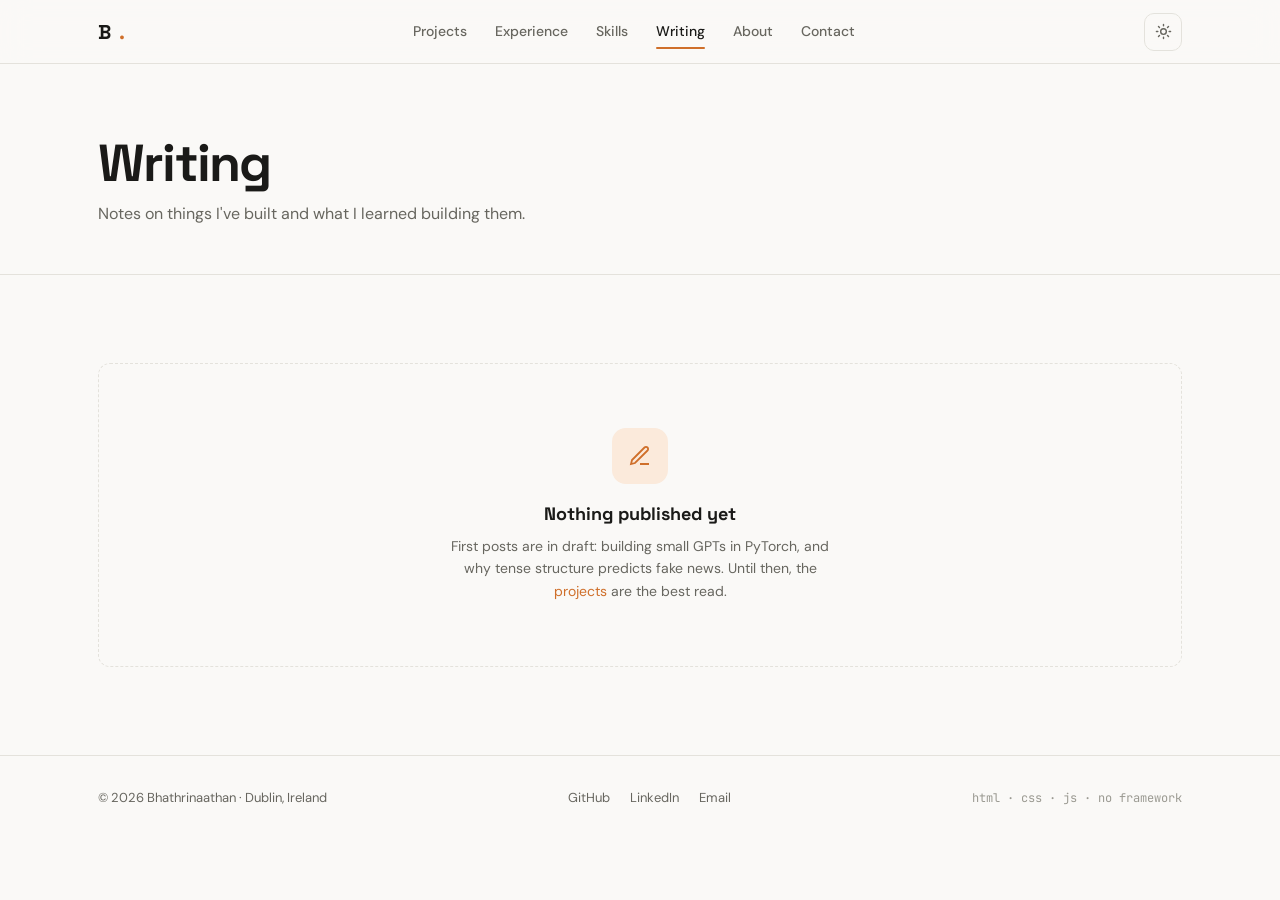
<file: blog.html>
<!DOCTYPE html>
<html lang="en">
<head>
<meta charset="UTF-8">
<meta name="viewport" content="width=device-width, initial-scale=1.0">
<title>Writing — Bhathrinaathan</title>
<meta name="description" content="Articles and notes on AI, machine learning and software engineering by Bhathrinaathan.">
<link rel="canonical" href="https://bhathrinaathan.github.io/blog.html">
<meta name="theme-color" content="#faf9f7">
<meta property="og:type" content="website">
<meta property="og:title" content="Writing — Bhathrinaathan">
<meta property="og:description" content="Articles and notes on AI, machine learning and software engineering by Bhathrinaathan.">
<meta property="og:url" content="https://bhathrinaathan.github.io/blog.html">
<meta property="og:image" content="https://bhathrinaathan.github.io/assets/og-image.png">
<meta name="twitter:card" content="summary_large_image">
<link rel="icon" type="image/svg+xml" href="data:image/svg+xml,%3Csvg xmlns='http://www.w3.org/2000/svg' viewBox='0 0 32 32'%3E%3Crect width='32' height='32' rx='8' fill='%231a1a19'/%3E%3Ctext x='14' y='23' text-anchor='middle' font-family='system-ui,sans-serif' font-size='21' font-weight='700' fill='%23ecebe6'%3EB%3C/text%3E%3Ccircle cx='24.5' cy='21.5' r='2.6' fill='%23f0a055'/%3E%3C/svg%3E">
<script>(function(){try{var t=localStorage.getItem('theme');if(t)document.documentElement.setAttribute('data-theme',t)}catch(e){}})();</script>
<link rel="preconnect" href="https://fonts.googleapis.com">
<link rel="preconnect" href="https://fonts.gstatic.com" crossorigin>
<link rel="stylesheet" href="https://fonts.googleapis.com/css2?family=DM+Sans:ital,opsz,wght@0,9..40,400;0,9..40,500;0,9..40,600;1,9..40,400&family=JetBrains+Mono:wght@400;500&family=Space+Grotesk:wght@500;600;700&display=swap">
<link rel="stylesheet" href="styles.css?v=20261116e">
</head>
<body>
<nav class="nav" id="nav" aria-label="Primary">
  <div class="nav-inner">
    <a href="index.html" class="nav-logo" aria-label="Home">B<span class="dot">.</span></a>
    <div class="nav-links" id="navLinks">
      <a href="index.html#projects">Projects</a>
      <a href="index.html#experience">Experience</a>
      <a href="index.html#skills">Skills</a>
      <a href="blog.html" class="active" aria-current="page">Writing</a>
      <a href="about.html">About</a>
      <a href="contact.html">Contact</a>
    </div>
    <div class="nav-actions">
      <button class="icon-btn theme-toggle" type="button" aria-label="Switch to dark mode" aria-pressed="false">
        <svg class="ico-sun" viewBox="0 0 24 24" fill="none" stroke="currentColor" stroke-width="2" stroke-linecap="round" aria-hidden="true"><circle cx="12" cy="12" r="4"/><path d="M12 2v2M12 20v2M4.93 4.93l1.41 1.41M17.66 17.66l1.41 1.41M2 12h2M20 12h2M4.93 19.07l1.41-1.41M17.66 6.34l1.41-1.41"/></svg>
        <svg class="ico-moon" viewBox="0 0 24 24" fill="none" stroke="currentColor" stroke-width="2" stroke-linecap="round" stroke-linejoin="round" aria-hidden="true"><path d="M21 12.79A9 9 0 1111.21 3 7 7 0 0021 12.79z"/></svg>
      </button>
      <button class="icon-btn nav-burger" type="button" aria-label="Open menu" aria-expanded="false" aria-controls="navLinks"><span></span><span></span><span></span></button>
    </div>
  </div>
</nav>

<main>
<section class="page-hero container">
  <h1 class="fade-up">Writing</h1>
  <p class="fade-up">Notes on things I've built and what I learned building them.</p>
</section>

<section class="section">
  <div class="container">
    <div class="blog-grid fade-up" id="blogGrid"></div>
    <div id="blogEmpty" class="empty-state fade-up" hidden>
      <div class="empty-icon"><svg width="24" height="24" fill="none" stroke="var(--accent)" stroke-width="1.8" viewBox="0 0 24 24" aria-hidden="true"><path d="M12 20h9M16.5 3.5a2.121 2.121 0 113 3L7 19l-4 1 1-4L16.5 3.5z"/></svg></div>
      <h3>Nothing published yet</h3>
      <p>First posts are in draft: building small GPTs in PyTorch, and why tense structure predicts fake news. Until then, the <a href="projects.html" style="color:var(--accent)">projects</a> are the best read.</p>
    </div>
  </div>
</section>
</main>

<footer class="footer">
  <div class="container footer-inner">
    <span>© 2026 Bhathrinaathan · Dublin, Ireland</span>
    <div class="footer-links">
      <a href="https://github.com/Bhathrinaathan" target="_blank" rel="noopener">GitHub</a>
      <a href="https://linkedin.com/in/bhathrinaathan" target="_blank" rel="noopener">LinkedIn</a>
      <a href="mailto:bhathrinaathan@gmail.com">Email</a>
    </div>
    <span class="mono">html · css · js · no framework</span>
  </div>
</footer>

<script src="tech-icons.js?v=20261116"></script>
<script src="site.js?v=20261116"></script>
<script>
(function () {
  const { esc, isUrl, fmtDate } = window.site;
  fetch('blogs.json').then(r => r.json()).then(posts => {
    const grid = document.getElementById('blogGrid');
    const real = posts.filter(p => isUrl(p.link));
    if (!real.length) { document.getElementById('blogEmpty').hidden = false; grid.hidden = true; return; }
    real.sort((a, b) => new Date(b.date) - new Date(a.date)).forEach(p => {
      const a = document.createElement('a');
      a.href = p.link; a.className = 'blog-card'; a.target = '_blank'; a.rel = 'noopener';
      a.innerHTML = `
        <div class="blog-date">${esc(fmtDate(p.date))}</div>
        <div class="blog-title">${esc(p.title)}</div>
        <div class="blog-summary">${esc(p.summary)}</div>
        <div class="project-card-tags">${(p.tags || []).map(t => `<span class="tag">${esc(t)}</span>`).join('')}</div>`;
      grid.appendChild(a);
    });
  }).catch(() => { document.getElementById('blogEmpty').hidden = false; });
})();
</script>
</body>
</html>
</file>
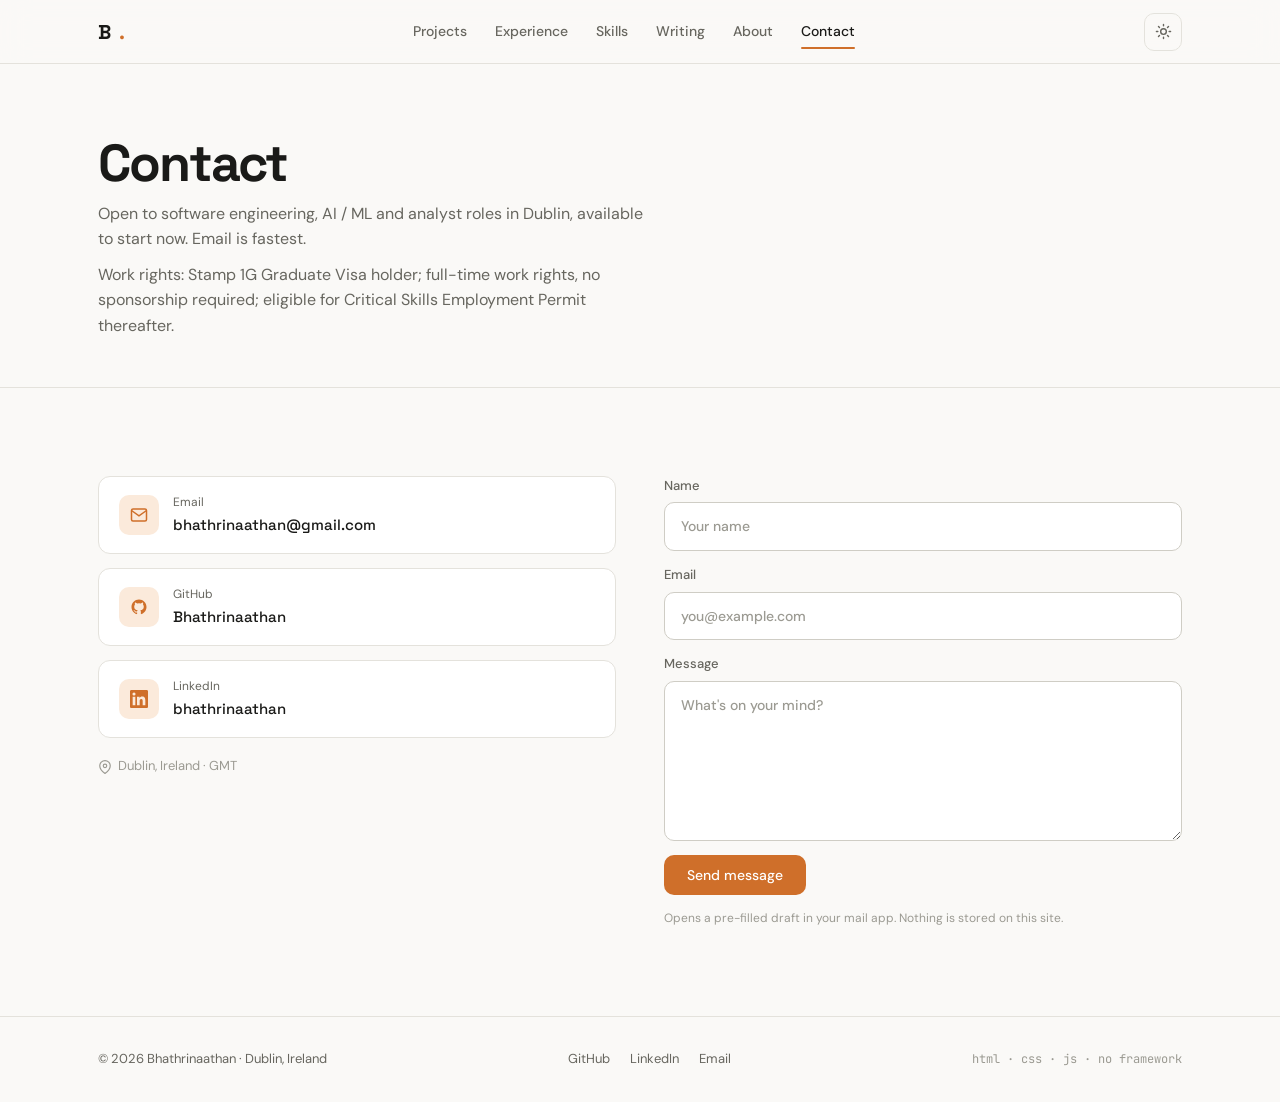
<file: contact.html>
<!DOCTYPE html>
<html lang="en">
<head>
<meta charset="UTF-8">
<meta name="viewport" content="width=device-width, initial-scale=1.0">
<title>Contact — Bhathrinaathan</title>
<meta name="description" content="Get in touch with Bhathrinaathan — email, GitHub and LinkedIn.">
<link rel="canonical" href="https://bhathrinaathan.github.io/contact.html">
<meta name="theme-color" content="#faf9f7">
<meta property="og:type" content="website">
<meta property="og:title" content="Contact — Bhathrinaathan">
<meta property="og:description" content="Get in touch with Bhathrinaathan — email, GitHub and LinkedIn.">
<meta property="og:url" content="https://bhathrinaathan.github.io/contact.html">
<meta property="og:image" content="https://bhathrinaathan.github.io/assets/og-image.png">
<meta name="twitter:card" content="summary_large_image">
<link rel="icon" type="image/svg+xml" href="data:image/svg+xml,%3Csvg xmlns='http://www.w3.org/2000/svg' viewBox='0 0 32 32'%3E%3Crect width='32' height='32' rx='8' fill='%231a1a19'/%3E%3Ctext x='14' y='23' text-anchor='middle' font-family='system-ui,sans-serif' font-size='21' font-weight='700' fill='%23ecebe6'%3EB%3C/text%3E%3Ccircle cx='24.5' cy='21.5' r='2.6' fill='%23f0a055'/%3E%3C/svg%3E">
<script>(function(){try{var t=localStorage.getItem('theme');if(t)document.documentElement.setAttribute('data-theme',t)}catch(e){}})();</script>
<link rel="preconnect" href="https://fonts.googleapis.com">
<link rel="preconnect" href="https://fonts.gstatic.com" crossorigin>
<link rel="stylesheet" href="https://fonts.googleapis.com/css2?family=DM+Sans:ital,opsz,wght@0,9..40,400;0,9..40,500;0,9..40,600;1,9..40,400&family=JetBrains+Mono:wght@400;500&family=Space+Grotesk:wght@500;600;700&display=swap">
<link rel="stylesheet" href="styles.css?v=20261116e">
</head>
<body>
<nav class="nav" id="nav" aria-label="Primary">
  <div class="nav-inner">
    <a href="index.html" class="nav-logo" aria-label="Home">B<span class="dot">.</span></a>
    <div class="nav-links" id="navLinks">
      <a href="index.html#projects">Projects</a>
      <a href="index.html#experience">Experience</a>
      <a href="index.html#skills">Skills</a>
      <a href="blog.html">Writing</a>
      <a href="about.html">About</a>
      <a href="contact.html" class="active" aria-current="page">Contact</a>
    </div>
    <div class="nav-actions">
      <button class="icon-btn theme-toggle" type="button" aria-label="Switch to dark mode" aria-pressed="false">
        <svg class="ico-sun" viewBox="0 0 24 24" fill="none" stroke="currentColor" stroke-width="2" stroke-linecap="round" aria-hidden="true"><circle cx="12" cy="12" r="4"/><path d="M12 2v2M12 20v2M4.93 4.93l1.41 1.41M17.66 17.66l1.41 1.41M2 12h2M20 12h2M4.93 19.07l1.41-1.41M17.66 6.34l1.41-1.41"/></svg>
        <svg class="ico-moon" viewBox="0 0 24 24" fill="none" stroke="currentColor" stroke-width="2" stroke-linecap="round" stroke-linejoin="round" aria-hidden="true"><path d="M21 12.79A9 9 0 1111.21 3 7 7 0 0021 12.79z"/></svg>
      </button>
      <button class="icon-btn nav-burger" type="button" aria-label="Open menu" aria-expanded="false" aria-controls="navLinks"><span></span><span></span><span></span></button>
    </div>
  </div>
</nav>

<main>
<section class="page-hero container">
  <h1 class="fade-up">Contact</h1>
  <p class="fade-up">Open to software engineering, AI / ML and analyst roles in Dublin, available to start now. Email is fastest.</p>
  <p class="fade-up">Work rights: Stamp 1G Graduate Visa holder; full-time work rights, no sponsorship required; eligible for Critical Skills Employment Permit thereafter.</p>
</section>

<section class="section">
  <div class="container contact-grid">
    <div class="contact-info fade-up">
      <a href="mailto:bhathrinaathan@gmail.com" class="contact-card">
        <div class="contact-card-icon"><svg fill="none" stroke="currentColor" stroke-width="2" viewBox="0 0 24 24" aria-hidden="true"><rect x="2" y="4" width="20" height="16" rx="2"/><path d="M22 6l-10 7L2 6"/></svg></div>
        <div><div class="contact-card-label">Email</div><div class="contact-card-value">bhathrinaathan@gmail.com</div></div>
      </a>
      <a href="https://github.com/Bhathrinaathan" class="contact-card" target="_blank" rel="noopener">
        <div class="contact-card-icon"><svg fill="currentColor" viewBox="0 0 24 24" aria-hidden="true"><path d="M12 2C6.477 2 2 6.477 2 12c0 4.42 2.865 8.17 6.839 9.49.5.092.682-.217.682-.482 0-.237-.009-.866-.013-1.7-2.782.604-3.369-1.34-3.369-1.34-.454-1.156-1.11-1.464-1.11-1.464-.908-.62.069-.607.069-.607 1.003.07 1.531 1.03 1.531 1.03.892 1.529 2.341 1.087 2.91.831.092-.646.35-1.086.636-1.337-2.22-.252-4.555-1.11-4.555-4.943 0-1.091.39-1.984 1.029-2.683-.103-.253-.446-1.27.098-2.647 0 0 .84-.269 2.75 1.025A9.578 9.578 0 0112 6.836a9.59 9.59 0 012.504.337c1.909-1.294 2.747-1.025 2.747-1.025.546 1.377.203 2.394.1 2.647.64.699 1.028 1.592 1.028 2.683 0 3.842-2.339 4.687-4.566 4.935.359.309.678.919.678 1.852 0 1.336-.012 2.415-.012 2.743 0 .267.18.578.688.48C19.138 20.167 22 16.418 22 12c0-5.523-4.477-10-10-10z"/></svg></div>
        <div><div class="contact-card-label">GitHub</div><div class="contact-card-value">Bhathrinaathan</div></div>
      </a>
      <a href="https://linkedin.com/in/bhathrinaathan" class="contact-card" target="_blank" rel="noopener">
        <div class="contact-card-icon"><svg fill="currentColor" viewBox="0 0 24 24" aria-hidden="true"><path d="M20.447 20.452h-3.554v-5.569c0-1.328-.027-3.037-1.852-3.037-1.853 0-2.136 1.445-2.136 2.939v5.667H9.351V9h3.414v1.561h.046c.477-.9 1.637-1.85 3.37-1.85 3.601 0 4.267 2.37 4.267 5.455v6.286zM5.337 7.433a2.062 2.062 0 01-2.063-2.065 2.064 2.064 0 112.063 2.065zm1.782 13.019H3.555V9h3.564v11.452zM22.225 0H1.771C.792 0 0 .774 0 1.729v20.542C0 23.227.792 24 1.771 24h20.451C23.2 24 24 23.227 24 22.271V1.729C24 .774 23.2 0 22.222 0h.003z"/></svg></div>
        <div><div class="contact-card-label">LinkedIn</div><div class="contact-card-value">bhathrinaathan</div></div>
      </a>
      <div class="contact-loc"><svg fill="none" stroke="currentColor" stroke-width="2" viewBox="0 0 24 24" aria-hidden="true"><path d="M21 10c0 7-9 13-9 13s-9-6-9-13a9 9 0 0118 0z"/><circle cx="12" cy="10" r="3"/></svg>Dublin, Ireland · GMT</div>
    </div>
    <form class="contact-form fade-up" id="contactForm" novalidate>
      <label>Name <input type="text" name="name" placeholder="Your name" required autocomplete="name"></label>
      <label>Email <input type="email" name="email" placeholder="you@example.com" required autocomplete="email"></label>
      <label>Message <textarea name="message" rows="6" placeholder="What's on your mind?" required></textarea></label>
      <button type="submit" class="btn btn-primary" style="align-self:flex-start">Send message</button>
      <span class="form-note">Opens a pre-filled draft in your mail app. Nothing is stored on this site.</span>
    </form>
  </div>
</section>
</main>

<footer class="footer">
  <div class="container footer-inner">
    <span>© 2026 Bhathrinaathan · Dublin, Ireland</span>
    <div class="footer-links">
      <a href="https://github.com/Bhathrinaathan" target="_blank" rel="noopener">GitHub</a>
      <a href="https://linkedin.com/in/bhathrinaathan" target="_blank" rel="noopener">LinkedIn</a>
      <a href="mailto:bhathrinaathan@gmail.com">Email</a>
    </div>
    <span class="mono">html · css · js · no framework</span>
  </div>
</footer>

<script src="tech-icons.js?v=20261116"></script>
<script src="site.js?v=20261116"></script>
<script>
window.site.mailtoForm(document.getElementById('contactForm'), 'bhathrinaathan@gmail.com');
</script>
</body>
</html>
</file>
<file: styles.css>
/* ──────────────────────────────────────────────────────────────
   Bhathrinaathan — portfolio design system
   Light + dark themes via CSS custom properties.
   Theme is chosen by [data-theme] on <html> (set by site.js),
   falling back to the OS preference.
   ────────────────────────────────────────────────────────────── */

:root {
  --font-heading: 'Space Grotesk', system-ui, sans-serif;
  --font-body: 'DM Sans', system-ui, sans-serif;
  --font-mono: 'JetBrains Mono', ui-monospace, SFMono-Regular, Menlo, monospace;

  --radius: 12px;
  --radius-sm: 8px;
  --nav-h: 64px;
  --gutter: 48px;
  --max-w: 1180px;

  /* light */
  color-scheme: light;
  --bg: #faf9f7;
  --bg-elev: #f3f1ec;
  --bg-card: #ffffff;
  --text: #1a1a18;
  --text-muted: #67665f;
  --text-faint: #9b9a92;
  --border: #e4e2dc;
  --border-strong: #cfcdc5;
  --accent: #cf6f2a;
  --accent-hover: #b65d1f;
  --accent-soft: #fbeadb;
  --accent-ink: #ffffff;
  --shadow: 0 12px 32px rgba(20, 15, 5, 0.08);
  --shadow-sm: 0 4px 14px rgba(20, 15, 5, 0.06);
  --nav-bg: rgba(250, 249, 247, 0.82);
  --term-bg: #16161a;
  --term-text: #e6e6ea;
  --term-key: #f0a055;
  --term-str: #9ad0a0;
  --term-num: #8fb6ff;
  --term-muted: #6f6f7a;
  --sel: #fbd8b8;
}

@media (prefers-color-scheme: dark) {
  :root:not([data-theme="light"]) {
    color-scheme: dark;
    --bg: #0f0f0e;
    --bg-elev: #151514;
    --bg-card: #1a1a19;
    --text: #ecebe6;
    --text-muted: #a3a29a;
    --text-faint: #6f6e67;
    --border: #2a2a28;
    --border-strong: #3a3a37;
    --accent: #f0a055;
    --accent-hover: #f6b26e;
    --accent-soft: rgba(240, 160, 85, 0.13);
    --accent-ink: #141210;
    --shadow: 0 16px 40px rgba(0, 0, 0, 0.45);
    --shadow-sm: 0 6px 18px rgba(0, 0, 0, 0.35);
    --nav-bg: rgba(15, 15, 14, 0.78);
    --term-bg: #121214;
    --sel: #5a3a1a;
  }
}
:root[data-theme="dark"] {
  color-scheme: dark;
  --bg: #0f0f0e;
  --bg-elev: #151514;
  --bg-card: #1a1a19;
  --text: #ecebe6;
  --text-muted: #a3a29a;
  --text-faint: #6f6e67;
  --border: #2a2a28;
  --border-strong: #3a3a37;
  --accent: #f0a055;
  --accent-hover: #f6b26e;
  --accent-soft: rgba(240, 160, 85, 0.13);
  --accent-ink: #141210;
  --shadow: 0 16px 40px rgba(0, 0, 0, 0.45);
  --shadow-sm: 0 6px 18px rgba(0, 0, 0, 0.35);
  --nav-bg: rgba(15, 15, 14, 0.78);
  --term-bg: #121214;
  --sel: #5a3a1a;
}

/* ── Reset ── */
*, *::before, *::after { margin: 0; padding: 0; box-sizing: border-box; }
html { scroll-behavior: smooth; -webkit-text-size-adjust: 100%; }
body {
  font-family: var(--font-body);
  background: var(--bg);
  color: var(--text);
  line-height: 1.6;
  -webkit-font-smoothing: antialiased;
  transition: background-color 0.25s ease, color 0.25s ease;
  overflow-x: hidden;
}
img, svg { display: block; max-width: 100%; }
a { color: inherit; text-decoration: none; }
button { font: inherit; color: inherit; background: none; border: 0; cursor: pointer; }
::selection { background: var(--sel); }
:focus-visible { outline: 2px solid var(--accent); outline-offset: 3px; border-radius: 4px; }
[hidden] { display: none !important; }
.sr-only { position: absolute; width: 1px; height: 1px; overflow: hidden; clip: rect(0 0 0 0); white-space: nowrap; }

/* ── Layout helpers ── */
.container { max-width: var(--max-w); margin: 0 auto; padding-left: var(--gutter); padding-right: var(--gutter); }
.section { padding: 88px 0; border-top: 1px solid var(--border); }
.section-head {
  display: flex; justify-content: space-between; align-items: flex-end; gap: 24px;
  margin-bottom: 36px;
}
.section-label {
  font-family: var(--font-mono);
  font-size: 12px; font-weight: 500; letter-spacing: 1.5px;
  color: var(--accent); text-transform: uppercase; margin-bottom: 10px;
}
.section-title {
  font-family: var(--font-heading);
  font-size: clamp(28px, 3.2vw, 36px); font-weight: 700;
  letter-spacing: -0.8px; line-height: 1.1;
}
.section-sub { color: var(--text-muted); font-size: 15px; margin-top: 10px; max-width: 560px; }
.link-arrow { font-size: 14px; font-weight: 500; color: var(--accent); white-space: nowrap; }
.link-arrow:hover { color: var(--accent-hover); text-decoration: underline; text-underline-offset: 3px; }

/* ── Nav ── */
.nav {
  position: fixed; top: 0; left: 0; right: 0; z-index: 100;
  height: var(--nav-h);
  background: var(--nav-bg);
  -webkit-backdrop-filter: blur(14px); backdrop-filter: blur(14px);
  border-bottom: 1px solid var(--border);
}
.nav-inner {
  max-width: var(--max-w); margin: 0 auto; height: 100%;
  padding: 0 var(--gutter);
  display: flex; align-items: center; justify-content: space-between; gap: 24px;
}
.nav-logo {
  font-family: var(--font-heading); font-size: 20px; font-weight: 700; letter-spacing: -0.5px;
  display: inline-flex; align-items: center; gap: 8px;
}
.nav-logo .dot { color: var(--accent); }
.nav-links { display: flex; gap: 28px; }
.nav-links a {
  font-size: 14px; font-weight: 500; color: var(--text-muted);
  position: relative; padding: 6px 0; transition: color 0.2s;
}
.nav-links a:hover, .nav-links a.active { color: var(--text); }
.nav-links a.active::after {
  content: ''; position: absolute; left: 0; right: 0; bottom: 0;
  height: 2px; background: var(--accent); border-radius: 1px;
}
.nav-actions { display: flex; align-items: center; gap: 8px; }
.icon-btn {
  width: 38px; height: 38px; border-radius: 10px;
  display: inline-flex; align-items: center; justify-content: center;
  border: 1px solid var(--border); color: var(--text-muted);
  transition: border-color 0.2s, color 0.2s, background 0.2s;
}
.icon-btn:hover { border-color: var(--accent); color: var(--accent); background: var(--accent-soft); }
.icon-btn svg { width: 17px; height: 17px; }
.theme-toggle .ico-moon { display: none; }
:root[data-theme="dark"] .theme-toggle .ico-sun { display: none; }
:root[data-theme="dark"] .theme-toggle .ico-moon { display: block; }
@media (prefers-color-scheme: dark) {
  :root:not([data-theme="light"]) .theme-toggle .ico-sun { display: none; }
  :root:not([data-theme="light"]) .theme-toggle .ico-moon { display: block; }
}
.nav-burger { display: none; flex-direction: column; gap: 4px; }
.nav-burger span { width: 16px; height: 2px; background: currentColor; border-radius: 2px; transition: transform 0.25s, opacity 0.2s; }
.nav.open .nav-burger span:nth-child(1) { transform: translateY(6px) rotate(45deg); }
.nav.open .nav-burger span:nth-child(2) { opacity: 0; }
.nav.open .nav-burger span:nth-child(3) { transform: translateY(-6px) rotate(-45deg); }

/* ── Buttons ── */
.btn {
  display: inline-flex; align-items: center; gap: 8px;
  padding: 12px 22px; border-radius: 10px;
  font-size: 14px; font-weight: 500; line-height: 1;
  border: 1px solid transparent; cursor: pointer;
  transition: transform 0.15s, background 0.2s, border-color 0.2s, color 0.2s, box-shadow 0.2s;
  white-space: nowrap;
}
.btn svg { width: 15px; height: 15px; }
.btn:active { transform: translateY(1px); }
.btn-primary { background: var(--accent); color: var(--accent-ink); }
.btn-primary:hover { background: var(--accent-hover); box-shadow: var(--shadow-sm); transform: translateY(-1px); }
.btn-secondary { background: transparent; border-color: var(--border-strong); color: var(--text); }
.btn-secondary:hover { border-color: var(--accent); color: var(--accent); background: var(--accent-soft); }
.btn-sm { padding: 8px 14px; font-size: 13px; border-radius: 8px; }
.btn-github {
  display: inline-flex; align-items: center; gap: 6px;
  padding: 7px 12px; border-radius: 8px;
  background: var(--text); color: var(--bg);
  font-size: 12px; font-weight: 500; transition: background 0.2s, transform 0.15s;
}
.btn-github:hover { background: var(--accent); color: var(--accent-ink); transform: translateY(-1px); }
.btn-github svg { width: 13px; height: 13px; fill: currentColor; }

/* ── Chips & tags ── */
.tag {
  padding: 4px 10px; border-radius: 999px;
  font-size: 11px; font-weight: 500;
  background: var(--accent-soft); color: var(--accent);
}
.hl {
  display: inline-flex; align-items: center; gap: 6px;
  padding: 5px 10px; border-radius: 8px;
  font-family: var(--font-mono); font-size: 12px; font-weight: 500;
  background: var(--bg-elev); border: 1px solid var(--border); color: var(--text);
}
.hl::before { content: ''; width: 6px; height: 6px; border-radius: 50%; background: var(--accent); }
.badge-muted {
  font-size: 12px; color: var(--text-faint);
  display: inline-flex; align-items: center; gap: 6px;
}

/* ── Hero ── */
.hero {
  padding: calc(var(--nav-h) + 72px) 0 64px;
  display: grid; grid-template-columns: 1.05fr 1fr; gap: 56px; align-items: center;
  min-height: 92vh;
}
.hero-greeting {
  font-family: var(--font-mono); font-size: 13px; letter-spacing: 1.5px;
  color: var(--accent); text-transform: uppercase; margin-bottom: 18px;
}
.hero-name {
  font-family: var(--font-heading);
  font-size: clamp(44px, 5.6vw, 76px); font-weight: 700;
  line-height: 1.02; letter-spacing: -2.5px; margin-bottom: 14px;
}
.hero-tagline-wrap { height: 30px; overflow: hidden; position: relative; margin-bottom: 22px; }
.hero-tagline {
  font-family: var(--font-heading); font-size: 20px; font-weight: 500; color: var(--accent);
  position: absolute; left: 0; top: 0; white-space: nowrap;
  opacity: 0; transform: translateY(14px); transition: opacity 0.45s, transform 0.45s;
}
.hero-tagline.active { opacity: 1; transform: translateY(0); }
.hero-tagline.exit { opacity: 0; transform: translateY(-14px); }
.hero-bio { font-size: 16px; color: var(--text-muted); line-height: 1.75; max-width: 500px; margin-bottom: 30px; }
.hero-bio strong { color: var(--text); font-weight: 500; }
.hero-buttons { display: flex; gap: 12px; flex-wrap: wrap; }
.hero-social { display: flex; gap: 10px; margin-top: 34px; align-items: center; }
.hero-social a {
  width: 40px; height: 40px; border-radius: 50%;
  border: 1px solid var(--border); color: var(--text-muted);
  display: inline-flex; align-items: center; justify-content: center;
  transition: border-color 0.2s, color 0.2s, background 0.2s, transform 0.15s;
}
.hero-social a:hover { border-color: var(--accent); color: var(--accent); background: var(--accent-soft); transform: translateY(-2px); }
.hero-social svg { width: 16px; height: 16px; }
.hero-social .hero-loc { font-size: 13px; color: var(--text-faint); margin-left: 6px; display: inline-flex; align-items: center; gap: 6px; }
.hero-social .hero-loc svg { width: 13px; height: 13px; }

/* ── Terminal panel ── */
.terminal {
  background: var(--term-bg); color: var(--term-text);
  border-radius: 14px; border: 1px solid rgba(255,255,255,0.08);
  box-shadow: var(--shadow); overflow: hidden;
  font-family: var(--font-mono); font-size: 13.5px; line-height: 1.7;
  position: relative;
}
.terminal::before {
  content: ''; position: absolute; inset: -40% -20% auto auto; width: 70%; aspect-ratio: 1;
  background: radial-gradient(closest-side, rgba(240,160,85,0.18), transparent 70%);
  pointer-events: none;
}
.terminal-bar {
  display: flex; align-items: center; gap: 8px;
  padding: 12px 16px; background: rgba(255,255,255,0.04);
  border-bottom: 1px solid rgba(255,255,255,0.07);
}
.terminal-bar i { width: 11px; height: 11px; border-radius: 50%; display: block; }
.terminal-bar i:nth-child(1) { background: #ff5f57; }
.terminal-bar i:nth-child(2) { background: #febc2e; }
.terminal-bar i:nth-child(3) { background: #28c840; }
.terminal-title { margin-left: auto; font-size: 12px; color: var(--term-muted); }
.terminal-body { padding: 20px 22px 22px; white-space: pre-wrap; word-break: break-word; min-height: 300px; margin: 0; font: inherit; }
.terminal-body .p { color: var(--term-muted); }
.terminal-body .k { color: var(--term-key); }
.terminal-body .s { color: var(--term-str); }
.terminal-body .n { color: var(--term-num); }
.terminal-body .c { color: var(--term-muted); font-style: italic; }
.cursor { display: inline-block; width: 8px; height: 1.1em; background: var(--term-key); vertical-align: -2px; margin-left: 2px; animation: blink 1s steps(2) infinite; }
@keyframes blink { 50% { opacity: 0; } }

/* ── Proof strip ── */
.proof-strip {
  display: grid; grid-template-columns: repeat(4, 1fr);
  border: 1px solid var(--border); border-radius: var(--radius);
  background: var(--bg-card); overflow: hidden; margin-bottom: 8px;
}
.proof-item { padding: 22px 24px; border-left: 1px solid var(--border); }
.proof-item:first-child { border-left: 0; }
.proof-num { font-family: var(--font-heading); font-size: 30px; font-weight: 700; letter-spacing: -1px; line-height: 1; color: var(--text); }
.proof-num small { font-size: 16px; color: var(--accent); margin-left: 2px; }
.proof-label { font-size: 13px; color: var(--text-muted); margin-top: 8px; line-height: 1.4; }

/* ── Project cards ── */
.projects-grid {
  display: grid; grid-template-columns: repeat(auto-fill, minmax(300px, 1fr)); gap: 20px;
}
.featured-grid { display: grid; grid-template-columns: 1fr 1fr; gap: 20px; }
.project-card {
  background: var(--bg-card); border: 1px solid var(--border); border-radius: var(--radius);
  padding: 22px 22px 20px; position: relative; overflow: hidden;
  display: flex; flex-direction: column; gap: 12px;
  transition: transform 0.25s, box-shadow 0.25s, border-color 0.25s;
}
.project-card::before {
  content: ''; position: absolute; top: 0; left: 0; right: 0; height: 3px;
  background: var(--accent); transform: scaleX(0); transform-origin: left; transition: transform 0.35s ease;
}
.project-card:hover { transform: translateY(-4px); box-shadow: var(--shadow); border-color: var(--border-strong); }
.project-card:hover::before { transform: scaleX(1); }
.project-card-head { display: flex; align-items: center; justify-content: space-between; gap: 12px; }
.project-card-tech { display: flex; align-items: center; gap: 10px; min-height: 22px; }
.project-card-tech img, .project-card-tech span { width: 22px; height: 22px; }
.project-card-tech-more { font-size: 11px; color: var(--text-faint); font-weight: 500; width: auto !important; }
.project-card-cat {
  font-family: var(--font-mono); font-size: 11px; letter-spacing: 1px; text-transform: uppercase;
  color: var(--text-faint); white-space: nowrap;
}
.project-card-title { font-family: var(--font-heading); font-size: 18px; font-weight: 600; letter-spacing: -0.3px; line-height: 1.3; }
.featured .project-card-title { font-size: 21px; }
.project-highlights { display: flex; flex-wrap: wrap; gap: 6px; }
.project-card-desc { font-size: 14px; color: var(--text-muted); line-height: 1.6; }
.project-card-desc.clamp { display: -webkit-box; -webkit-line-clamp: 3; -webkit-box-orient: vertical; overflow: hidden; }
.featured .project-card-desc.clamp { -webkit-line-clamp: 4; }
.project-more { align-self: flex-start; font-size: 13px; font-weight: 500; color: var(--accent); padding: 0; margin-top: -4px; }
.project-more:hover { text-decoration: underline; text-underline-offset: 3px; }
.project-card-tags { display: flex; gap: 6px; flex-wrap: wrap; }
.project-card-footer { margin-top: auto; padding-top: 8px; display: flex; align-items: center; justify-content: space-between; gap: 8px; }
.project-card-date { font-size: 12px; color: var(--text-faint); font-family: var(--font-mono); }

/* filter pills */
.filter-bar { display: flex; gap: 8px; flex-wrap: wrap; margin-bottom: 28px; }
.filter-pill {
  padding: 8px 14px; border-radius: 999px; font-size: 13px; font-weight: 500;
  border: 1px solid var(--border); color: var(--text-muted); background: var(--bg-card);
  transition: all 0.2s;
}
.filter-pill:hover { border-color: var(--accent); color: var(--accent); }
.filter-pill.active { background: var(--text); color: var(--bg); border-color: var(--text); }
.filter-pill .count { font-family: var(--font-mono); font-size: 11px; opacity: 0.7; margin-left: 4px; }

/* ── Experience timeline ── */
.timeline { position: relative; max-width: 760px; }
.timeline::before { content: ''; position: absolute; left: 7px; top: 8px; bottom: 8px; width: 2px; background: var(--border); }
.timeline-item { position: relative; padding-left: 40px; padding-bottom: 40px; }
.timeline-item:last-child { padding-bottom: 0; }
.timeline-dot {
  position: absolute; left: 0; top: 5px; width: 16px; height: 16px; border-radius: 50%;
  background: var(--bg); border: 2.5px solid var(--accent);
}
.timeline-date { font-family: var(--font-mono); font-size: 12px; color: var(--accent); margin-bottom: 6px; letter-spacing: 0.3px; }
.timeline-role { font-family: var(--font-heading); font-size: 19px; font-weight: 600; letter-spacing: -0.3px; }
.timeline-company { font-size: 14px; color: var(--text-muted); margin: 2px 0 12px; }
.timeline-bullets { list-style: none; display: flex; flex-direction: column; gap: 8px; }
.timeline-bullets li { font-size: 14px; color: var(--text-muted); line-height: 1.65; padding-left: 16px; position: relative; }
.timeline-bullets li::before { content: ''; position: absolute; left: 0; top: 10px; width: 5px; height: 5px; border-radius: 50%; background: var(--accent); opacity: 0.7; }

/* ── Education ── */
.edu-cards { display: grid; grid-template-columns: repeat(auto-fit, minmax(300px, 1fr)); gap: 20px; }
.edu-card {
  background: var(--bg-card); border: 1px solid var(--border); border-radius: var(--radius);
  padding: 24px; border-top: 3px solid var(--accent);
  transition: transform 0.25s, box-shadow 0.25s;
}
.edu-card:hover { transform: translateY(-3px); box-shadow: var(--shadow-sm); }
.edu-degree { font-family: var(--font-heading); font-size: 16px; font-weight: 600; margin-bottom: 4px; }
.edu-school { font-size: 14px; color: var(--text-muted); margin-bottom: 10px; }
.edu-date { font-family: var(--font-mono); font-size: 12px; color: var(--accent); }
.edu-note { font-size: 13px; color: var(--text-muted); margin-top: 10px; line-height: 1.6; }

/* ── Skills ── */
.skills-groups { display: flex; flex-direction: column; gap: 22px; }
.skills-group-label {
  font-family: var(--font-mono); font-size: 11px; font-weight: 500; letter-spacing: 1.2px;
  color: var(--text-faint); text-transform: uppercase; margin-bottom: 10px;
}
.skills-grid { display: flex; gap: 8px; flex-wrap: wrap; }
.skill-chip {
  display: inline-flex; align-items: center; gap: 8px;
  padding: 8px 14px; border-radius: 9px;
  background: var(--bg-card); border: 1px solid var(--border);
  font-size: 13px; font-weight: 500; transition: all 0.2s;
}
.skill-chip img { width: 16px; height: 16px; flex-shrink: 0; }
.skill-chip:hover { border-color: var(--accent); color: var(--accent); background: var(--accent-soft); transform: translateY(-1px); }

/* ── Certifications ── */
.cert-grid { display: grid; grid-template-columns: repeat(auto-fill, minmax(300px, 1fr)); gap: 20px; }
.cert-card {
  background: var(--bg-card); border: 1px solid var(--border); border-radius: var(--radius);
  padding: 22px; display: flex; flex-direction: column; gap: 8px;
  transition: transform 0.25s, box-shadow 0.25s;
}
.cert-card:hover { transform: translateY(-3px); box-shadow: var(--shadow-sm); }
.cert-issuer { font-family: var(--font-mono); font-size: 11px; letter-spacing: 1px; text-transform: uppercase; color: var(--accent); }
.cert-title { font-family: var(--font-heading); font-size: 16px; font-weight: 600; letter-spacing: -0.2px; }
.cert-desc { font-size: 13px; color: var(--text-muted); line-height: 1.6; }
.cert-footer { display: flex; justify-content: space-between; align-items: center; gap: 8px; margin-top: 6px; }
.cert-date { font-family: var(--font-mono); font-size: 12px; color: var(--text-faint); }

/* ── Blog ── */
.blog-grid { display: grid; grid-template-columns: repeat(auto-fill, minmax(300px, 1fr)); gap: 20px; }
.blog-card {
  background: var(--bg-card); border: 1px solid var(--border); border-radius: var(--radius);
  padding: 24px; display: flex; flex-direction: column; gap: 10px;
  transition: transform 0.25s, box-shadow 0.25s;
}
.blog-card:hover { transform: translateY(-3px); box-shadow: var(--shadow-sm); }
.blog-date { font-family: var(--font-mono); font-size: 12px; color: var(--accent); }
.blog-title { font-family: var(--font-heading); font-size: 17px; font-weight: 600; letter-spacing: -0.2px; }
.blog-summary { font-size: 13.5px; color: var(--text-muted); line-height: 1.6; }
.empty-state { text-align: center; padding: 64px 24px; color: var(--text-muted); border: 1px dashed var(--border); border-radius: var(--radius); }
.empty-icon { width: 56px; height: 56px; border-radius: 14px; background: var(--accent-soft); margin: 0 auto 16px; display: flex; align-items: center; justify-content: center; }
.empty-state h3 { font-family: var(--font-heading); font-size: 18px; color: var(--text); margin-bottom: 6px; }
.empty-state p { font-size: 14px; max-width: 380px; margin: 0 auto; }

/* ── About ── */
.about-grid { display: grid; grid-template-columns: 1fr 1.8fr; gap: 48px; align-items: start; }
.about-photo {
  width: 100%; aspect-ratio: 1; border-radius: var(--radius); overflow: hidden;
  border: 1px solid var(--border); background: var(--bg-elev); position: relative;
}
.about-photo img { width: 100%; height: 100%; object-fit: cover; }
.about-text p { font-size: 15.5px; color: var(--text-muted); line-height: 1.8; margin-bottom: 16px; }
.about-text p strong { color: var(--text); font-weight: 500; }
.about-facts { display: flex; gap: 10px; flex-wrap: wrap; margin-top: 8px; }
.fact {
  display: inline-flex; align-items: center; gap: 8px; padding: 10px 16px;
  background: var(--bg-card); border: 1px solid var(--border); border-radius: 10px; font-size: 13px;
}
.fact svg { width: 15px; height: 15px; color: var(--accent); }
.about-interests { margin-top: 22px; }

/* ── Contact ── */
.contact-grid { display: grid; grid-template-columns: 1fr 1fr; gap: 48px; align-items: start; }
.contact-info { display: flex; flex-direction: column; gap: 14px; }
.contact-card {
  display: flex; align-items: center; gap: 14px; padding: 16px 20px;
  background: var(--bg-card); border: 1px solid var(--border); border-radius: var(--radius);
  transition: border-color 0.2s, transform 0.15s, box-shadow 0.2s;
}
.contact-card:hover { border-color: var(--accent); transform: translateY(-2px); box-shadow: var(--shadow-sm); }
.contact-card-icon { width: 40px; height: 40px; border-radius: 10px; background: var(--accent-soft); color: var(--accent); display: flex; align-items: center; justify-content: center; flex-shrink: 0; }
.contact-card-icon svg { width: 18px; height: 18px; }
.contact-card-label { font-size: 12px; color: var(--text-muted); }
.contact-card-value { font-family: var(--font-heading); font-size: 15px; font-weight: 500; margin-top: 1px; }
.contact-loc { font-size: 13px; color: var(--text-faint); display: flex; align-items: center; gap: 6px; margin-top: 4px; }
.contact-loc svg { width: 14px; height: 14px; }
.contact-form { display: flex; flex-direction: column; gap: 14px; }
.contact-form label { font-size: 13px; font-weight: 500; color: var(--text-muted); display: flex; flex-direction: column; gap: 6px; }
.contact-form input, .contact-form textarea {
  padding: 12px 16px; border: 1px solid var(--border-strong); border-radius: 10px;
  font: inherit; font-size: 14px; color: var(--text); background: var(--bg-card);
  outline: none; transition: border-color 0.2s, box-shadow 0.2s; resize: vertical;
}
.contact-form input:focus, .contact-form textarea:focus { border-color: var(--accent); box-shadow: 0 0 0 3px var(--accent-soft); }
.contact-form input::placeholder, .contact-form textarea::placeholder { color: var(--text-faint); }
.form-note { font-size: 12px; color: var(--text-faint); }

/* ── Page hero (secondary pages) ── */
.page-hero { padding-top: calc(var(--nav-h) + 72px); padding-bottom: 48px; }
.page-hero h1 { font-family: var(--font-heading); font-size: clamp(36px, 5vw, 52px); font-weight: 700; letter-spacing: -1.8px; line-height: 1.05; }
.page-hero p { color: var(--text-muted); margin-top: 10px; font-size: 16px; max-width: 560px; }

/* ── Footer ── */
.footer { border-top: 1px solid var(--border); padding: 32px 0; font-size: 13px; color: var(--text-muted); }
.footer-inner { display: flex; justify-content: space-between; align-items: center; gap: 16px; flex-wrap: wrap; }
.footer-links { display: flex; gap: 20px; }
.footer-links a:hover { color: var(--accent); }
.footer .mono { font-family: var(--font-mono); font-size: 12px; color: var(--text-faint); }

/* ── Scroll animations ── */
.fade-up { opacity: 0; transform: translateY(22px); transition: opacity 0.6s ease, transform 0.6s ease; }
.fade-up.visible { opacity: 1; transform: translateY(0); }

/* ── Responsive ── */
@media (max-width: 1024px) {
  .hero { grid-template-columns: 1fr; gap: 40px; min-height: 0; }
  .terminal { max-width: 640px; }
  .proof-strip { grid-template-columns: repeat(2, 1fr); }
  .proof-item:nth-child(3) { border-left: 0; }
  .proof-item:nth-child(n+3) { border-top: 1px solid var(--border); }
  .featured-grid { grid-template-columns: 1fr; }
}
@media (max-width: 768px) {
  :root { --gutter: 20px; }
  .section { padding: 60px 0; }
  .section-head { flex-direction: column; align-items: flex-start; gap: 12px; margin-bottom: 28px; }
  .hero { padding-top: calc(var(--nav-h) + 40px); padding-bottom: 40px; }
  .hero-name { letter-spacing: -1.5px; }
  .terminal { font-size: 12.5px; }
  .terminal-body { min-height: 0; padding: 16px; }
  .about-grid, .contact-grid { grid-template-columns: 1fr; gap: 28px; }
  .about-photo { max-width: 320px; }
  .nav-links {
    position: fixed; top: var(--nav-h); left: 0; right: 0;
    flex-direction: column; gap: 0;
    background: var(--bg); border-bottom: 1px solid var(--border);
    padding: 8px var(--gutter) 16px;
    transform: translateY(-8px); opacity: 0; pointer-events: none;
    transition: opacity 0.2s, transform 0.2s;
  }
  .nav.open .nav-links { transform: none; opacity: 1; pointer-events: auto; }
  .nav-links a { padding: 12px 0; font-size: 16px; border-bottom: 1px solid var(--border); }
  .nav-links a:last-child { border-bottom: 0; }
  .nav-links a.active::after { display: none; }
  .nav-burger { display: inline-flex; }
}
@media (max-width: 480px) {
  .proof-strip { grid-template-columns: 1fr 1fr; }
  .proof-num { font-size: 26px; }
  .hero-buttons .btn { flex: 1; justify-content: center; }
}

@media (prefers-reduced-motion: reduce) {
  html { scroll-behavior: auto; }
  *, *::before, *::after { animation-duration: 0.01ms !important; animation-iteration-count: 1 !important; transition-duration: 0.01ms !important; }
  .fade-up { opacity: 1; transform: none; }
  .cursor { animation: none; }
}
</file>
